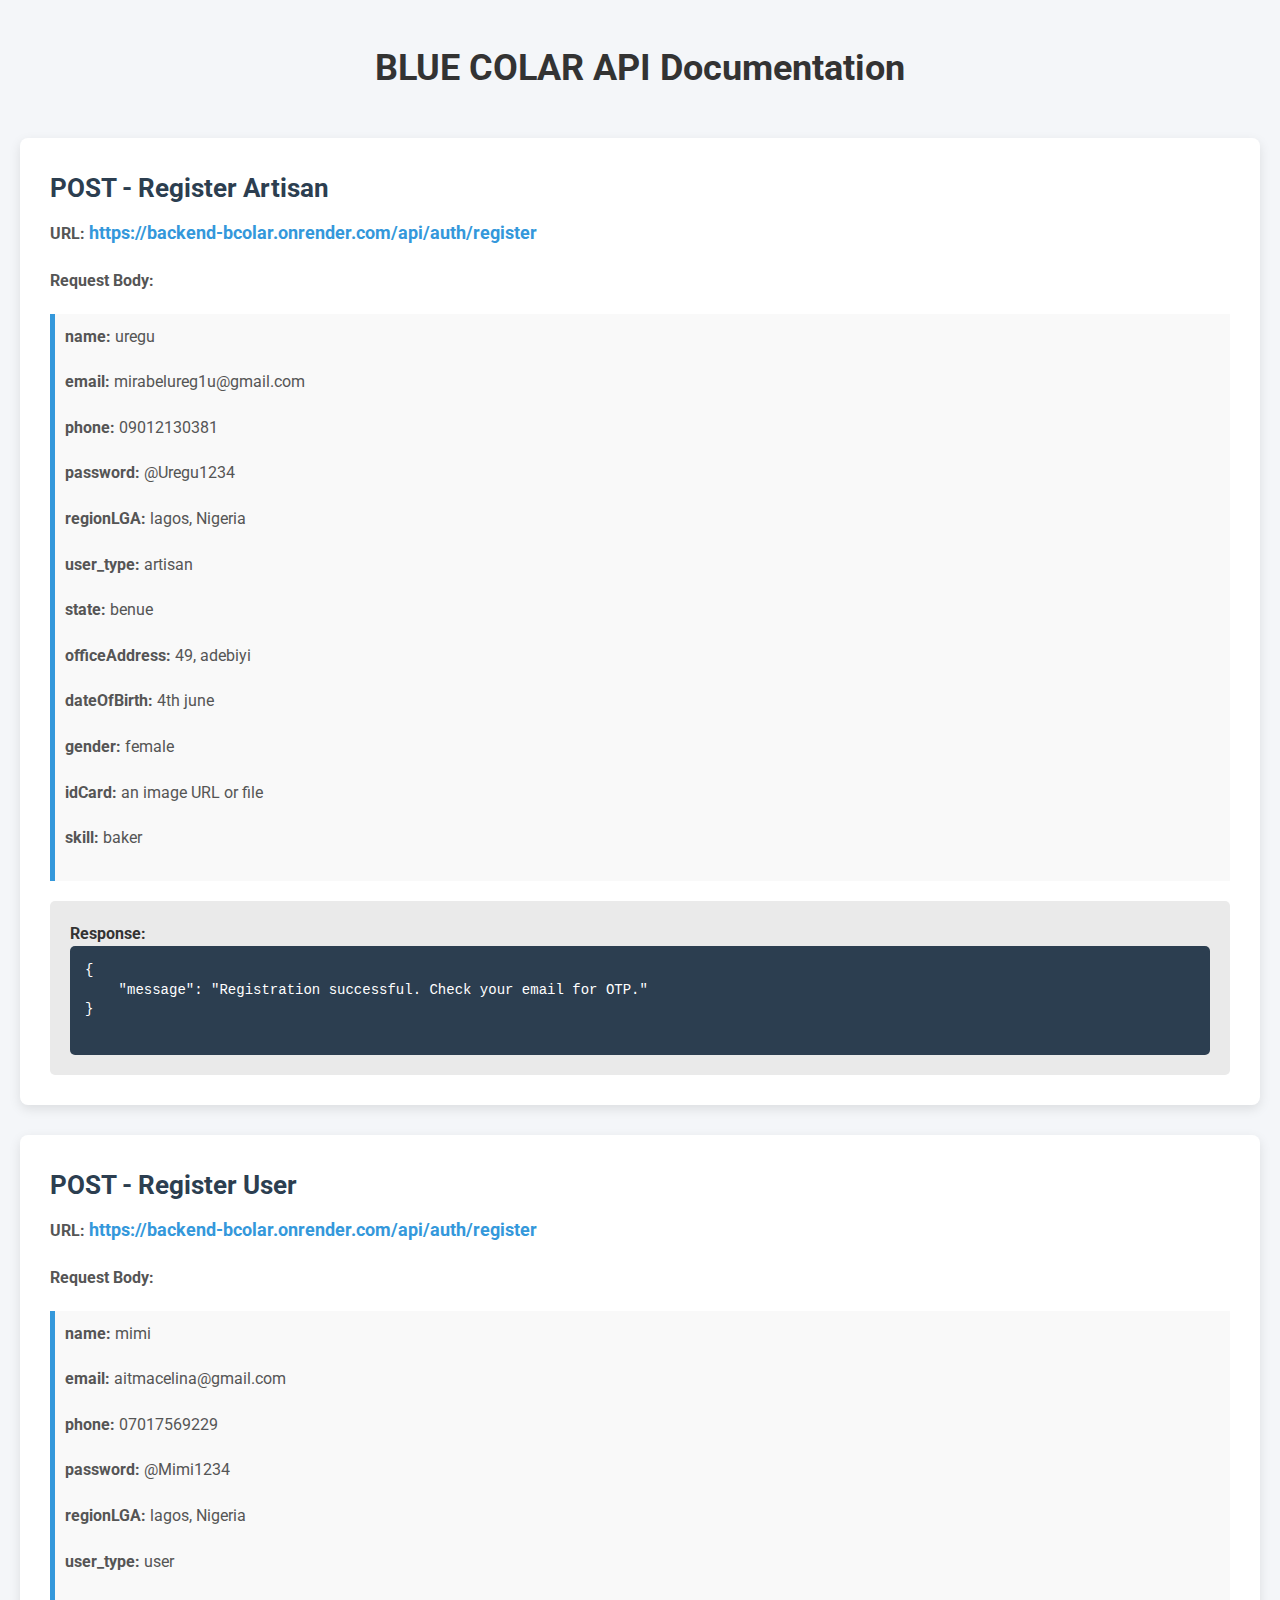
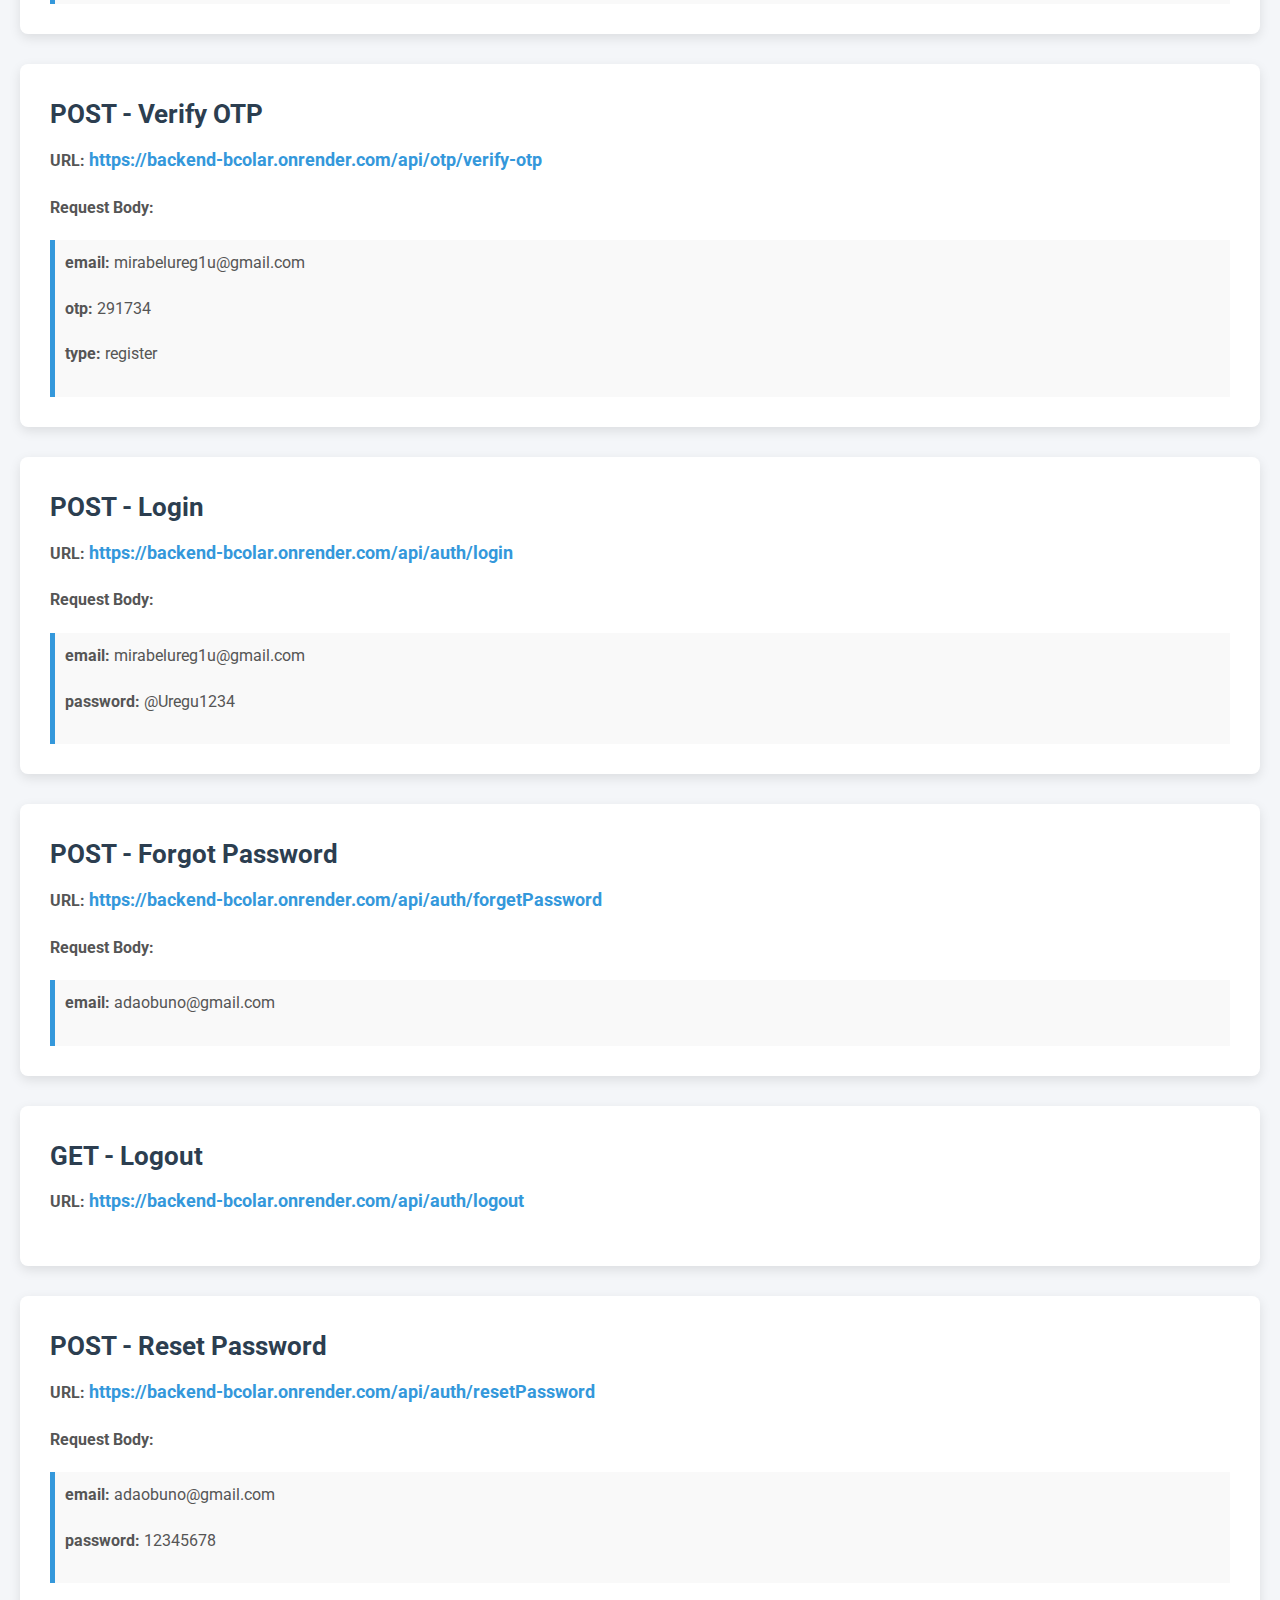
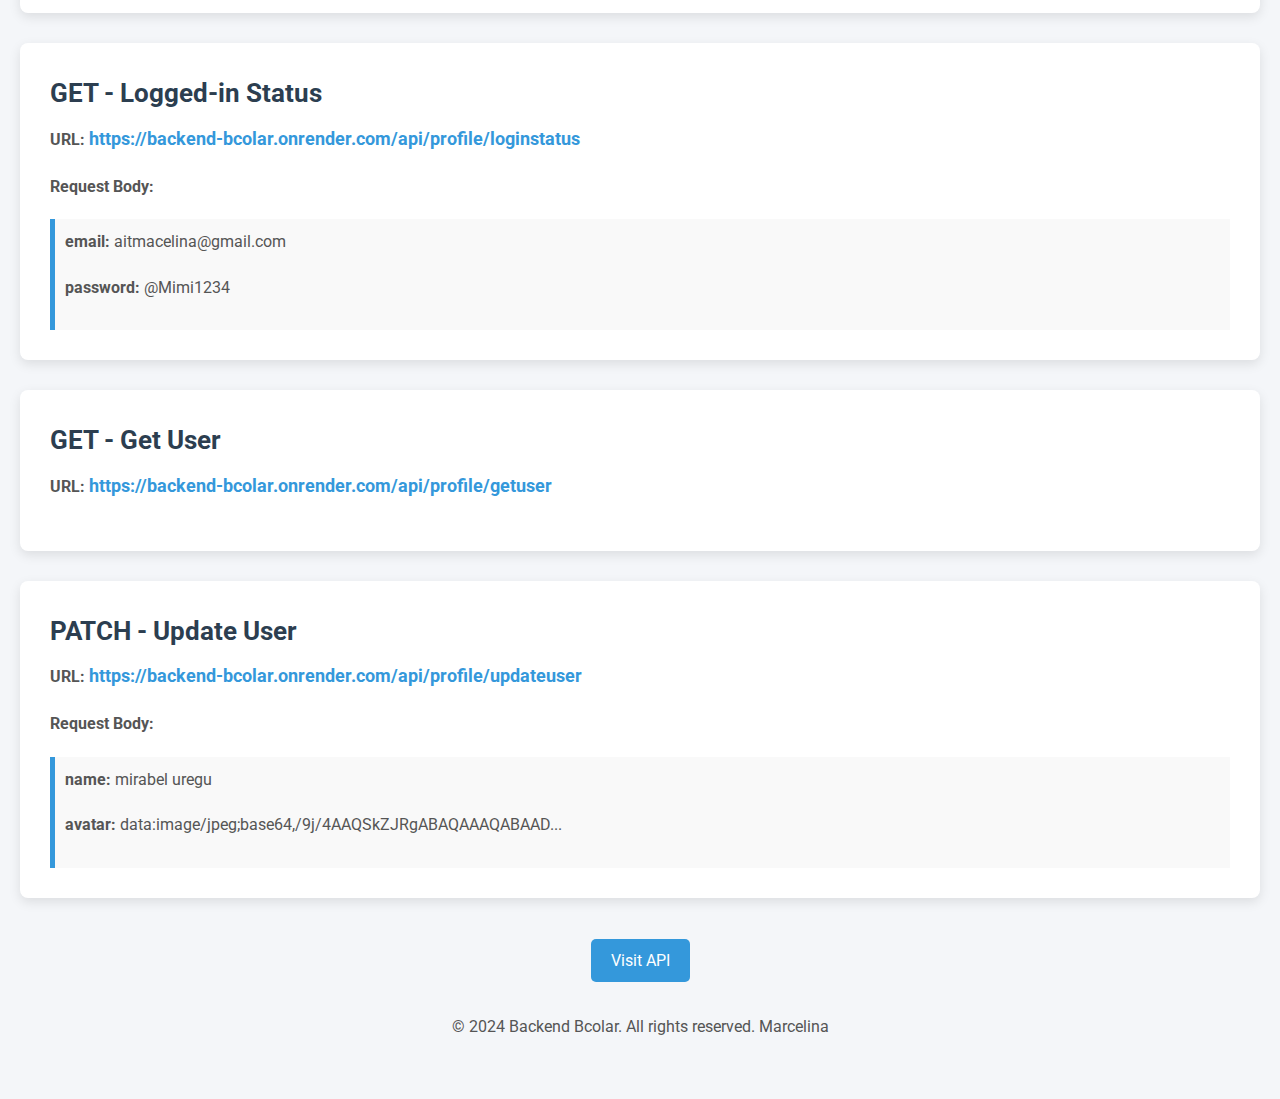
<file: index.html>
<!DOCTYPE html>
<html lang="en">

<head>
    <meta charset="UTF-8">
    <meta name="viewport" content="width=device-width, initial-scale=1.0">
    <meta http-equiv="X-UA-Compatible" content="ie=edge">
    <title>BLUE COLLALR API Documentation</title>
    <link href="https://fonts.googleapis.com/css2?family=Roboto:wght@400;500;700&display=swap" rel="stylesheet">
    <style>
        /* General Reset */
        * {
            margin: 0;
            padding: 0;
            box-sizing: border-box;
        }

        body {
            font-family: 'Roboto', sans-serif;
            background-color: #f4f6f9;
            color: #333;
            line-height: 1.6;
            padding: 40px 20px;
        }

        h1 {
            text-align: center;
            font-size: 36px;
            color: #333;
            margin-bottom: 40px;
        }

        h2 {
            color: #2C3E50;
            font-size: 26px;
            margin-bottom: 10px;
        }

        p {
            font-size: 16px;
            color: #555;
            margin-bottom: 20px;
        }

        .endpoint {
            background-color: white;
            border-radius: 8px;
            box-shadow: 0 4px 12px rgba(0, 0, 0, 0.1);
            margin-bottom: 30px;
            padding: 30px;
            transition: transform 0.3s ease;
        }

        .endpoint:hover {
            transform: translateY(-5px);
        }

        .endpoint .url {
            font-weight: bold;
            color: #3498db;
            font-size: 18px;
        }

        .endpoint pre {
            background-color: #2C3E50;
            color: white;
            padding: 15px;
            border-radius: 5px;
            overflow-x: auto;
            font-size: 14px;
            line-height: 1.4;
        }

        .endpoint .response {
            background-color: #EAEAEA;
            padding: 20px;
            border-radius: 5px;
            margin-top: 20px;
        }

        .code-block {
            background-color: #f9f9f9;
            padding: 10px;
            border-left: 5px solid #3498db;
            margin-top: 10px;
        }

        .example {
            font-style: italic;
            font-size: 14px;
            color: #7f8c8d;
        }

        .button-container {
            text-align: center;
            margin-top: 50px;
        }

        .button {
            background-color: #3498db;
            color: white;
            padding: 12px 20px;
            text-decoration: none;
            font-size: 16px;
            border-radius: 5px;
            transition: background-color 0.3s ease;
        }

        .button:hover {
            background-color: #2980b9;
        }

        footer {
            text-align: center;
            margin-top: 40px;
            font-size: 14px;
            color: #7f8c8d;
        }

        /* Media Queries for responsiveness */
        @media (max-width: 768px) {
            h1 {
                font-size: 30px;
            }

            h2 {
                font-size: 22px;
            }

            .endpoint {
                padding: 20px;
            }

            .code-block,
            .endpoint pre {
                font-size: 12px;
            }

            .button {
                font-size: 14px;
                padding: 10px 18px;
            }
        }

        @media (max-width: 480px) {
            body {
                padding: 20px 10px;
            }

            h1 {
                font-size: 28px;
            }

            .endpoint {
                padding: 15px;
            }

            .button-container {
                margin-top: 30px;
            }

            .button {
                font-size: 14px;
                padding: 10px 16px;
            }

            footer {
                font-size: 12px;
            }
        }

    </style>
</head>

<body>
    <h1>BLUE COLAR API Documentation</h1>

    <!-- POST - Register Artisan -->
    <div class="endpoint">
        <h2>POST - Register Artisan</h2>
        <p><strong>URL:</strong> <span class="url">https://backend-bcolar.onrender.com/api/auth/register</span></p>
        <p><strong>Request Body:</strong></p>
        <div class="code-block">
            <p><strong>name:</strong> uregu</p>
            <p><strong>email:</strong> mirabelureg1u@gmail.com</p>
            <p><strong>phone:</strong> 09012130381</p>
            <p><strong>password:</strong> @Uregu1234</p>
            <p><strong>regionLGA:</strong> lagos, Nigeria</p>
            <p><strong>user_type:</strong> artisan</p>
            <p><strong>state:</strong> benue</p>
            <p><strong>officeAddress:</strong> 49, adebiyi</p>
            <p><strong>dateOfBirth:</strong> 4th june</p>
            <p><strong>gender:</strong> female</p>
            <p><strong>idCard:</strong> an image URL or file</p>
            <p><strong>skill:</strong> baker</p>
        </div>
        <div class="response">
            <strong>Response:</strong>
            <pre>
{
    "message": "Registration successful. Check your email for OTP."
}
            </pre>
        </div>
    </div>

    <!-- POST - Register User -->
    <div class="endpoint">
        <h2>POST - Register User</h2>
        <p><strong>URL:</strong> <span class="url">https://backend-bcolar.onrender.com/api/auth/register</span></p>
        <p><strong>Request Body:</strong></p>
        <div class="code-block">
            <p><strong>name:</strong> mimi</p>
            <p><strong>email:</strong> aitmacelina@gmail.com</p>
            <p><strong>phone:</strong> 07017569229</p>
            <p><strong>password:</strong> @Mimi1234</p>
            <p><strong>regionLGA:</strong> lagos, Nigeria</p>
            <p><strong>user_type:</strong> user</p>
        </div>
    </div>

    <!-- POST - Verify OTP -->
    <div class="endpoint">
        <h2>POST - Verify OTP</h2>
        <p><strong>URL:</strong> <span class="url">https://backend-bcolar.onrender.com/api/otp/verify-otp</span></p>
        <p><strong>Request Body:</strong></p>
        <div class="code-block">
            <p><strong>email:</strong> mirabelureg1u@gmail.com</p>
            <p><strong>otp:</strong> 291734</p>
            <p><strong>type:</strong> register</p>
        </div>
    </div>

    <!-- POST - Login -->
    <div class="endpoint">
        <h2>POST - Login</h2>
        <p><strong>URL:</strong> <span class="url">https://backend-bcolar.onrender.com/api/auth/login</span></p>
        <p><strong>Request Body:</strong></p>
        <div class="code-block">
            <p><strong>email:</strong> mirabelureg1u@gmail.com</p>
            <p><strong>password:</strong> @Uregu1234</p>
        </div>
    </div>

    <!-- POST - Forgot Password -->
    <div class="endpoint">
        <h2>POST - Forgot Password</h2>
        <p><strong>URL:</strong> <span class="url">https://backend-bcolar.onrender.com/api/auth/forgetPassword</span></p>
        <p><strong>Request Body:</strong></p>
        <div class="code-block">
            <p><strong>email:</strong> adaobuno@gmail.com</p>
        </div>
    </div>

    <!-- GET - Logout -->
    <div class="endpoint">
        <h2>GET - Logout</h2>
        <p><strong>URL:</strong> <span class="url">https://backend-bcolar.onrender.com/api/auth/logout</span></p>
    </div>

    <!-- POST - Reset Password -->
    <div class="endpoint">
        <h2>POST - Reset Password</h2>
        <p><strong>URL:</strong> <span class="url">https://backend-bcolar.onrender.com/api/auth/resetPassword</span></p>
        <p><strong>Request Body:</strong></p>
        <div class="code-block">
            <p><strong>email:</strong> adaobuno@gmail.com</p>
            <p><strong>password:</strong> 12345678</p>
        </div>
    </div>

    <!-- GET - Logged-in Status -->
    <div class="endpoint">
        <h2>GET - Logged-in Status</h2>
        <p><strong>URL:</strong> <span class="url">https://backend-bcolar.onrender.com/api/profile/loginstatus</span></p>
        <p><strong>Request Body:</strong></p>
        <div class="code-block">
            <p><strong>email:</strong> aitmacelina@gmail.com</p>
            <p><strong>password:</strong> @Mimi1234</p>
        </div>
    </div>

    <!-- GET - Get User -->
    <div class="endpoint">
        <h2>GET - Get User</h2>
        <p><strong>URL:</strong> <span class="url">https://backend-bcolar.onrender.com/api/profile/getuser</span></p>
    </div>

    <!-- PATCH - Update User -->
    <div class="endpoint">
        <h2>PATCH - Update User</h2>
        <p><strong>URL:</strong> <span class="url">https://backend-bcolar.onrender.com/api/profile/updateuser</span></p>
        <p><strong>Request Body:</strong></p>
        <div class="code-block">
            <p><strong>name:</strong> mirabel uregu</p>
            <p><strong>avatar:</strong> [data-uri]...</p>
        </div>
    </div>

    <div class="button-container">
        <a href="https://backend-bcolar.onrender.com" class="button">Visit API</a>
    </div>

    <footer>
        <p>&copy; 2024 Backend Bcolar. All rights reserved. Marcelina</p>
    </footer>
</body>

</html>
</file>
